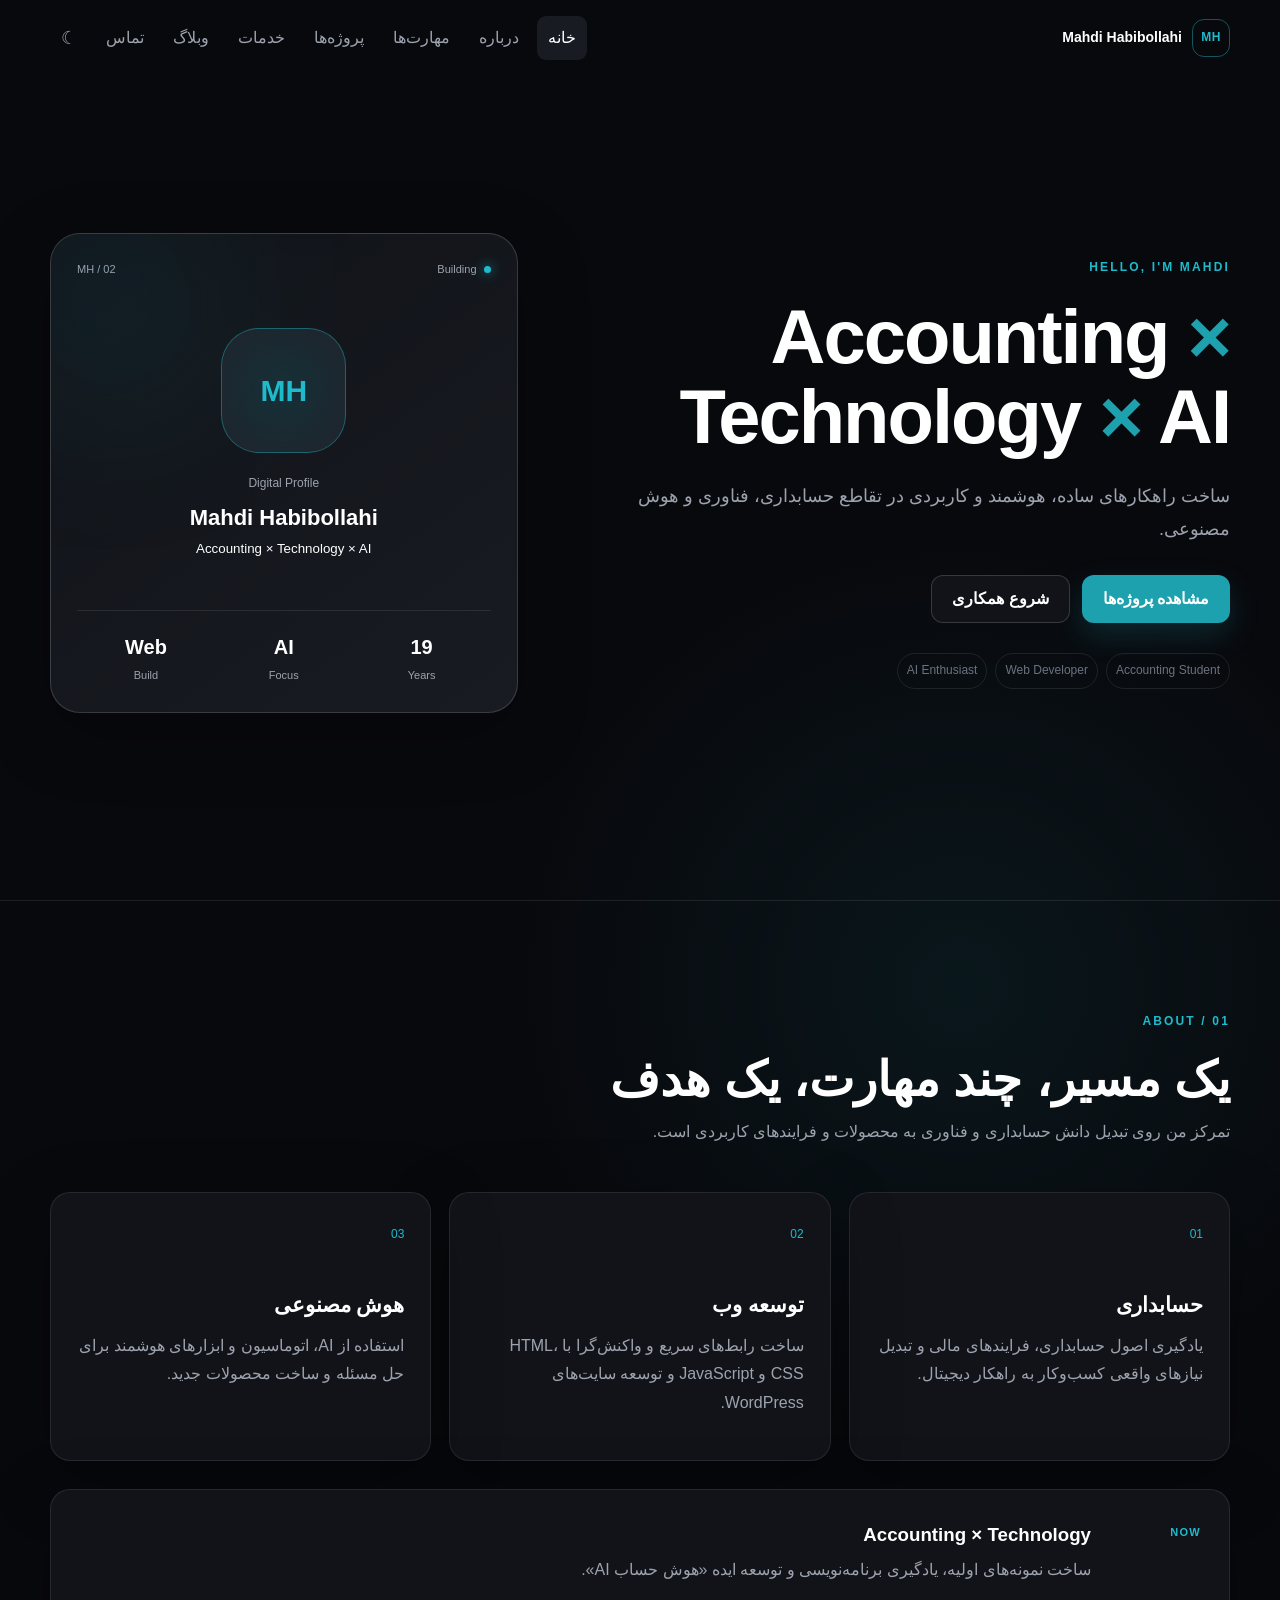
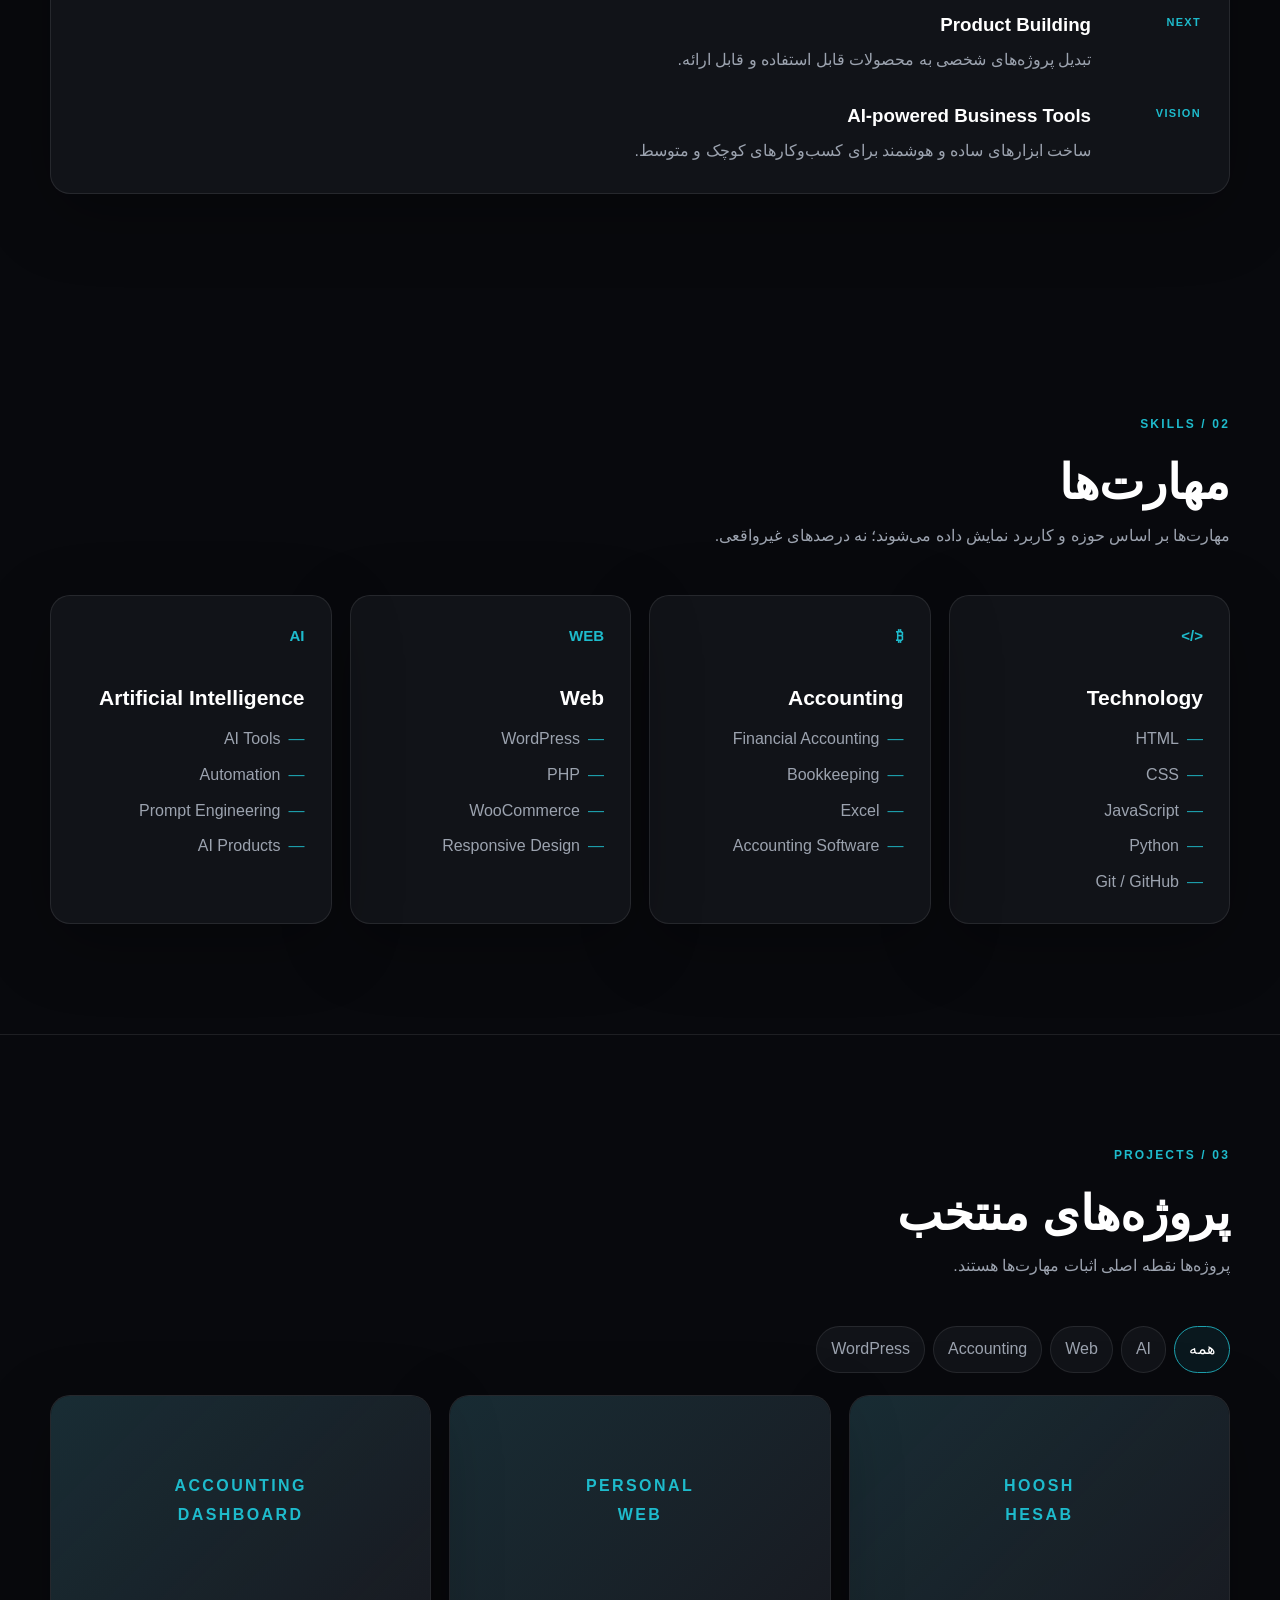
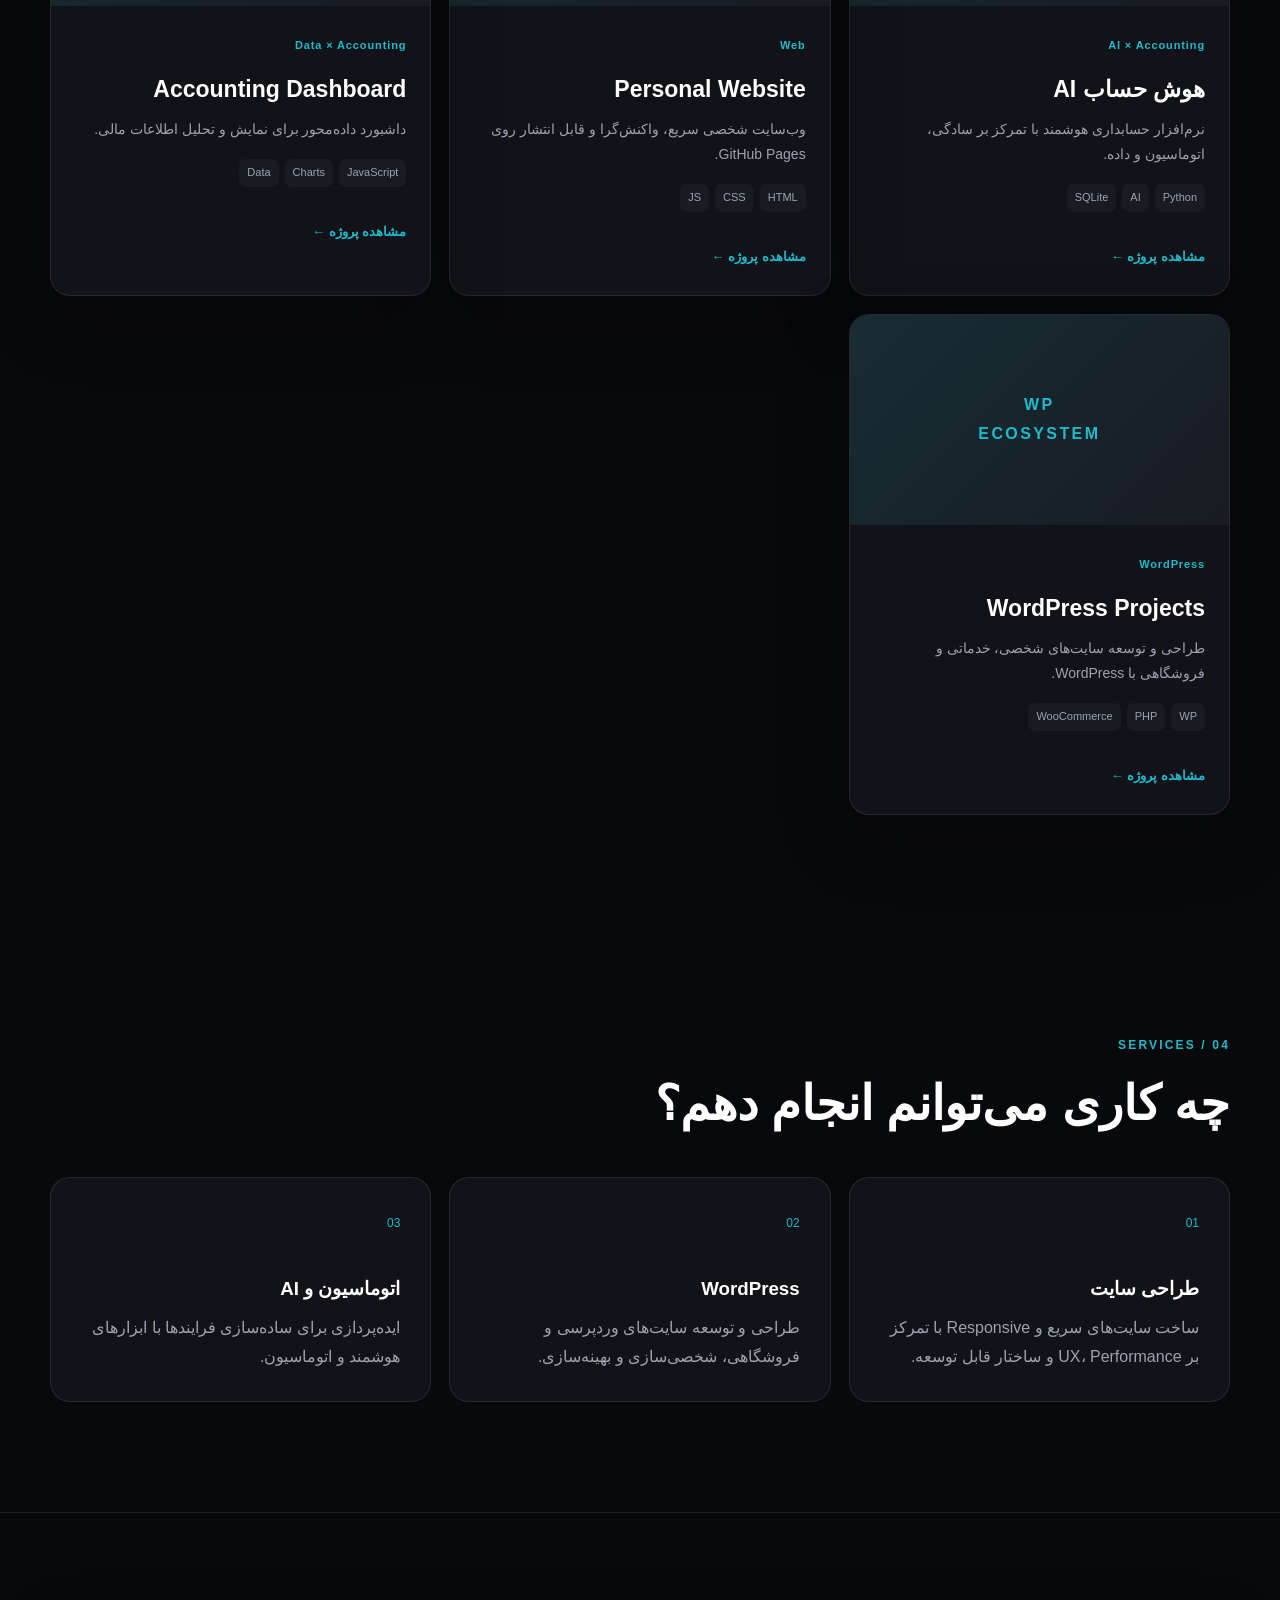
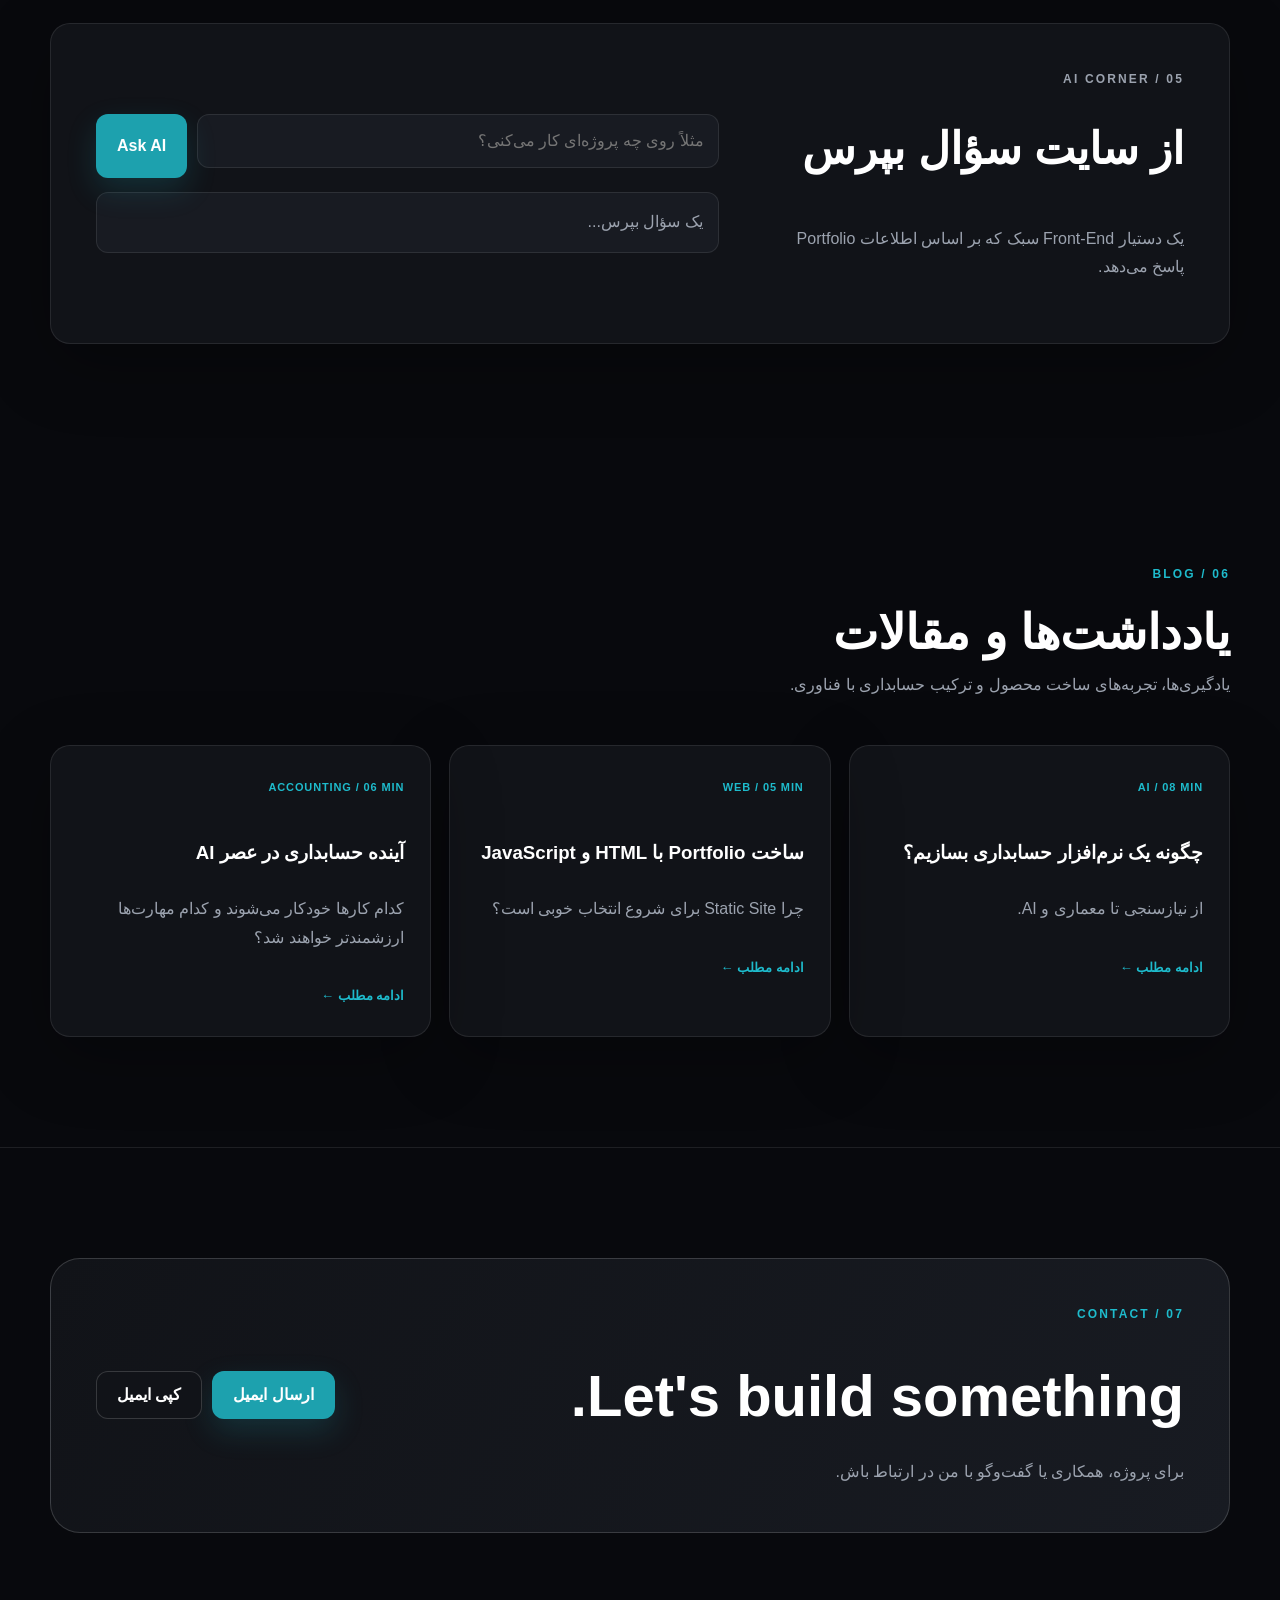
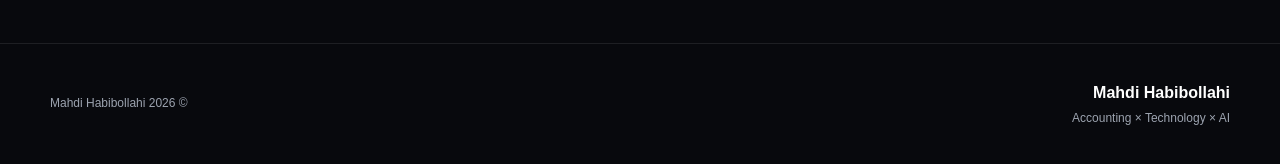
<file: index.html>
<!doctype html>
<html lang="fa" dir="rtl">
<head>
  <meta charset="utf-8">
  <meta name="viewport" content="width=device-width, initial-scale=1">
  <meta name="description" content="وب‌سایت شخصی مهدی حبیب‌اللهی؛ حسابداری، توسعه وب، وردپرس و هوش مصنوعی.">
  <meta name="author" content="Mahdi Habibollahi">
  <meta name="robots" content="index, follow">
  <meta name="theme-color" content="#08090d">
  <link rel="canonical" href="https://mahdi-habibollahi.github.io/">
  <meta property="og:type" content="website">
  <meta property="og:title" content="مهدی حبیب‌اللهی | Accounting × Technology × AI">
  <meta property="og:description" content="Portfolio شخصی مهدی حبیب‌اللهی در تقاطع حسابداری، فناوری و هوش مصنوعی.">
  <meta property="og:url" content="https://mahdi-habibollahi.github.io/">
  <meta property="og:site_name" content="Mahdi Habibollahi">
  <meta name="twitter:card" content="summary">
  <meta name="twitter:title" content="مهدی حبیب‌اللهی | Portfolio">
  <meta name="twitter:description" content="Accounting × Technology × AI">
  <link rel="manifest" href="manifest.webmanifest">
  <link rel="icon" href="favicon.svg" type="image/svg+xml">
  <link rel="stylesheet" href="css/variables.css">
  <link rel="stylesheet" href="css/reset.css">
  <link rel="stylesheet" href="css/style.css">
  <link rel="stylesheet" href="css/responsive.css">
  <script type="application/ld+json">
  {
    "@context":"https://schema.org",
    "@type":"Person",
    "name":"Mahdi Habibollahi",
    "url":"https://mahdi-habibollahi.github.io/",
    "jobTitle":"Accounting Student & Web/AI Builder",
    "knowsAbout":["Accounting","Web Development","Artificial Intelligence","WordPress"]
  }
  </script>
  <title>مهدی حبیب‌اللهی | Accounting × Technology × AI</title>
</head>
<body>
<a class="skip-link" href="#main">پرش به محتوای اصلی</a>
<header class="site-header" id="site-header">
  <nav class="nav container" aria-label="ناوبری اصلی">
    <a class="brand" href="index.html"><span class="brand-mark">MH</span><span class="brand-name">Mahdi Habibollahi</span></a>
    <button class="menu-toggle" type="button" aria-expanded="false" aria-controls="primary-menu"><span></span><span></span><span></span><span class="sr-only">باز کردن منو</span></button>
    <div class="nav-menu" id="primary-menu">
      <a class="nav-link active" href="#home">خانه</a>
      <a class="nav-link" href="#about">درباره</a>
      <a class="nav-link" href="#skills">مهارت‌ها</a>
      <a class="nav-link" href="#projects">پروژه‌ها</a>
      <a class="nav-link" href="#services">خدمات</a>
      <a class="nav-link" href="#blog">وبلاگ</a>
      <a class="nav-link" href="#contact">تماس</a>
      <button class="theme-toggle" type="button" aria-label="تغییر پوسته">☾</button>
    </div>
  </nav>
</header>

<main id="main">
<section class="hero section" id="home">
  <div class="container hero-grid">
    <div class="hero-copy reveal">
      <p class="eyebrow">HELLO, I'M MAHDI</p>
      <h1>Accounting <span>×</span> Technology <span>×</span> AI</h1>
      <p class="hero-text">ساخت راهکارهای ساده، هوشمند و کاربردی در تقاطع حسابداری، فناوری و هوش مصنوعی.</p>
      <div class="hero-actions"><a class="btn btn-primary" href="#projects">مشاهده پروژه‌ها</a><a class="btn btn-secondary" href="#contact">شروع همکاری</a></div>
      <div class="hero-meta"><span>Accounting Student</span><span>Web Developer</span><span>AI Enthusiast</span></div>
    </div>
    <div class="profile-card reveal">
      <div class="profile-glow"></div>
      <div class="profile-top"><span class="status"><i></i> Building</span><span>MH / 02</span></div>
      <div class="profile-center"><div class="avatar">MH</div><p>Digital Profile</p><h2>Mahdi Habibollahi</h2><small>Accounting × Technology × AI</small></div>
      <div class="profile-stats"><div><strong>19</strong><span>Years</span></div><div><strong>AI</strong><span>Focus</span></div><div><strong>Web</strong><span>Build</span></div></div>
    </div>
  </div>
</section>

<section class="section section-border" id="about">
  <div class="container">
    <div class="section-heading reveal"><p class="eyebrow">01 / ABOUT</p><h2>یک مسیر، چند مهارت، یک هدف</h2><p>تمرکز من روی تبدیل دانش حسابداری و فناوری به محصولات و فرایندهای کاربردی است.</p></div>
    <div class="about-grid">
      <article class="about-card glass reveal"><span class="card-number">01</span><h3>حسابداری</h3><p>یادگیری اصول حسابداری، فرایندهای مالی و تبدیل نیازهای واقعی کسب‌وکار به راهکار دیجیتال.</p></article>
      <article class="about-card glass reveal"><span class="card-number">02</span><h3>توسعه وب</h3><p>ساخت رابط‌های سریع و واکنش‌گرا با HTML، CSS و JavaScript و توسعه سایت‌های WordPress.</p></article>
      <article class="about-card glass reveal"><span class="card-number">03</span><h3>هوش مصنوعی</h3><p>استفاده از AI، اتوماسیون و ابزارهای هوشمند برای حل مسئله و ساخت محصولات جدید.</p></article>
    </div>
    <div class="timeline glass reveal">
      <div class="timeline-item"><span>NOW</span><div><h3>Accounting × Technology</h3><p>ساخت نمونه‌های اولیه، یادگیری برنامه‌نویسی و توسعه ایده «هوش حساب AI».</p></div></div>
      <div class="timeline-item"><span>NEXT</span><div><h3>Product Building</h3><p>تبدیل پروژه‌های شخصی به محصولات قابل استفاده و قابل ارائه.</p></div></div>
      <div class="timeline-item"><span>VISION</span><div><h3>AI-powered Business Tools</h3><p>ساخت ابزارهای ساده و هوشمند برای کسب‌وکارهای کوچک و متوسط.</p></div></div>
    </div>
  </div>
</section>

<section class="section" id="skills">
<div class="container">
<div class="section-heading reveal"><p class="eyebrow">02 / SKILLS</p><h2>مهارت‌ها</h2><p>مهارت‌ها بر اساس حوزه و کاربرد نمایش داده می‌شوند؛ نه درصدهای غیرواقعی.</p></div>
<div class="skills-grid">
<article class="skill-group glass reveal"><span class="skill-icon">&lt;/&gt;</span><h3>Technology</h3><ul><li>HTML</li><li>CSS</li><li>JavaScript</li><li>Python</li><li>Git / GitHub</li></ul></article>
<article class="skill-group glass reveal"><span class="skill-icon">₿</span><h3>Accounting</h3><ul><li>Financial Accounting</li><li>Bookkeeping</li><li>Excel</li><li>Accounting Software</li></ul></article>
<article class="skill-group glass reveal"><span class="skill-icon">WEB</span><h3>Web</h3><ul><li>WordPress</li><li>PHP</li><li>WooCommerce</li><li>Responsive Design</li></ul></article>
<article class="skill-group glass reveal"><span class="skill-icon">AI</span><h3>Artificial Intelligence</h3><ul><li>AI Tools</li><li>Automation</li><li>Prompt Engineering</li><li>AI Products</li></ul></article>
</div>
</div>
</section>

<section class="section section-border" id="projects">
<div class="container">
<div class="section-heading reveal"><p class="eyebrow">03 / PROJECTS</p><h2>پروژه‌های منتخب</h2><p>پروژه‌ها نقطه اصلی اثبات مهارت‌ها هستند.</p></div>
<div class="project-filters reveal" role="group" aria-label="فیلتر پروژه‌ها">
<button class="filter-btn active" data-filter="all">همه</button><button class="filter-btn" data-filter="ai">AI</button><button class="filter-btn" data-filter="web">Web</button><button class="filter-btn" data-filter="accounting">Accounting</button><button class="filter-btn" data-filter="wordpress">WordPress</button>
</div>
<div class="projects-grid">
<article class="project-card glass reveal" data-category="ai accounting"><div class="project-visual"><span>HOOSH<br>HESAB</span></div><div class="project-content"><span class="project-tag">AI × Accounting</span><h3>هوش حساب AI</h3><p>نرم‌افزار حسابداری هوشمند با تمرکز بر سادگی، اتوماسیون و داده.</p><div class="tech-list"><span>Python</span><span>AI</span><span>SQLite</span></div><a href="projects/hoosh-hesab.html" class="text-link">مشاهده پروژه ←</a></div></article>
<article class="project-card glass reveal" data-category="web"><div class="project-visual"><span>PERSONAL<br>WEB</span></div><div class="project-content"><span class="project-tag">Web</span><h3>Personal Website</h3><p>وب‌سایت شخصی سریع، واکنش‌گرا و قابل انتشار روی GitHub Pages.</p><div class="tech-list"><span>HTML</span><span>CSS</span><span>JS</span></div><a href="projects/personal-website.html" class="text-link">مشاهده پروژه ←</a></div></article>
<article class="project-card glass reveal" data-category="accounting web"><div class="project-visual"><span>ACCOUNTING<br>DASHBOARD</span></div><div class="project-content"><span class="project-tag">Data × Accounting</span><h3>Accounting Dashboard</h3><p>داشبورد داده‌محور برای نمایش و تحلیل اطلاعات مالی.</p><div class="tech-list"><span>JavaScript</span><span>Charts</span><span>Data</span></div><a href="projects/accounting-dashboard.html" class="text-link">مشاهده پروژه ←</a></div></article>
<article class="project-card glass reveal" data-category="wordpress web"><div class="project-visual"><span>WP<br>ECOSYSTEM</span></div><div class="project-content"><span class="project-tag">WordPress</span><h3>WordPress Projects</h3><p>طراحی و توسعه سایت‌های شخصی، خدماتی و فروشگاهی با WordPress.</p><div class="tech-list"><span>WP</span><span>PHP</span><span>WooCommerce</span></div><a href="projects/wordpress.html" class="text-link">مشاهده پروژه ←</a></div></article>
</div>
</div>
</section>

<section class="section" id="services">
<div class="container">
<div class="section-heading reveal"><p class="eyebrow">04 / SERVICES</p><h2>چه کاری می‌توانم انجام دهم؟</h2></div>
<div class="services-grid">
<article class="service-card reveal"><span>01</span><h3>طراحی سایت</h3><p>ساخت سایت‌های سریع و Responsive با تمرکز بر UX، Performance و ساختار قابل توسعه.</p></article>
<article class="service-card reveal"><span>02</span><h3>WordPress</h3><p>طراحی و توسعه سایت‌های وردپرسی و فروشگاهی، شخصی‌سازی و بهینه‌سازی.</p></article>
<article class="service-card reveal"><span>03</span><h3>اتوماسیون و AI</h3><p>ایده‌پردازی برای ساده‌سازی فرایندها با ابزارهای هوشمند و اتوماسیون.</p></article>
</div>
</div>
</section>

<section class="section ai-section section-border" id="ai">
<div class="container"><div class="ai-box glass reveal"><div><p class="eyebrow">05 / AI CORNER</p><h2>از سایت سؤال بپرس</h2><p>یک دستیار Front-End سبک که بر اساس اطلاعات Portfolio پاسخ می‌دهد.</p></div><div class="ai-demo"><div class="ai-input-row"><input id="ai-input" type="text" placeholder="مثلاً روی چه پروژه‌ای کار می‌کنی؟" aria-label="سؤال از AI"><button class="btn btn-primary" id="ai-ask" type="button">Ask AI</button></div><p id="ai-answer" class="ai-answer" aria-live="polite">یک سؤال بپرس...</p></div></div></div>
</section>

<section class="section" id="blog">
<div class="container">
<div class="section-heading reveal"><p class="eyebrow">06 / BLOG</p><h2>یادداشت‌ها و مقالات</h2><p>یادگیری‌ها، تجربه‌های ساخت محصول و ترکیب حسابداری با فناوری.</p></div>
<div class="blog-grid">
<article class="blog-card glass reveal"><span>AI / 08 MIN</span><h3>چگونه یک نرم‌افزار حسابداری بسازیم؟</h3><p>از نیازسنجی تا معماری و AI.</p><a href="blog/accounting-ai.html" class="text-link">ادامه مطلب ←</a></article>
<article class="blog-card glass reveal"><span>WEB / 05 MIN</span><h3>ساخت Portfolio با HTML و JavaScript</h3><p>چرا Static Site برای شروع انتخاب خوبی است؟</p><a href="blog/portfolio.html" class="text-link">ادامه مطلب ←</a></article>
<article class="blog-card glass reveal"><span>ACCOUNTING / 06 MIN</span><h3>آینده حسابداری در عصر AI</h3><p>کدام کارها خودکار می‌شوند و کدام مهارت‌ها ارزشمندتر خواهند شد؟</p><a href="blog/accounting-future.html" class="text-link">ادامه مطلب ←</a></article>
</div>
</div>
</section>

<section class="section contact-section section-border" id="contact">
<div class="container contact-box reveal">
<div><p class="eyebrow">07 / CONTACT</p><h2>Let's build something.</h2><p>برای پروژه، همکاری یا گفت‌وگو با من در ارتباط باش.</p></div>
<div class="contact-actions"><a class="btn btn-primary" href="mailto:hello@example.com">ارسال ایمیل</a><button class="btn btn-secondary" id="copy-email" data-email="hello@example.com">کپی ایمیل</button></div>
</div>
</section>
</main>

<footer class="footer"><div class="container footer-inner"><div><strong>Mahdi Habibollahi</strong><span>Accounting × Technology × AI</span></div><p>© <span id="year"></span> Mahdi Habibollahi</p></div></footer>
<script src="js/main.js" defer></script>
</body>
</html>
</file>
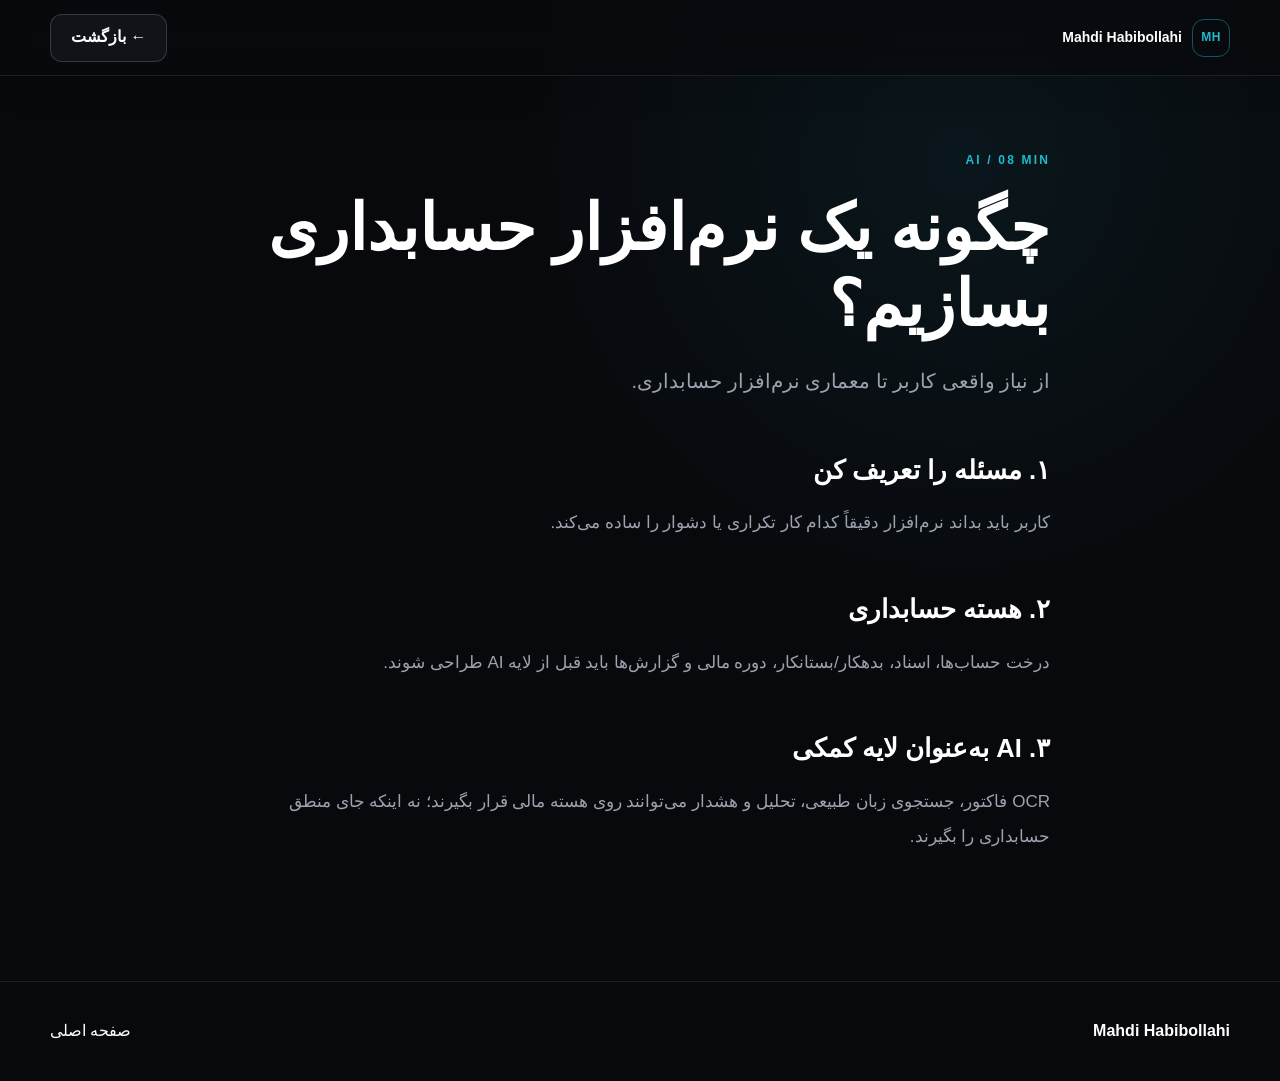
<file: blog/accounting-ai.html>
<!doctype html>
<html lang="fa" dir="rtl">
<head><meta charset="utf-8"><meta name="viewport" content="width=device-width, initial-scale=1"><meta name="description" content="ساخت محصول حسابداری فقط نوشتن چند فرم ثبت سند نیست. ابتدا باید جریان‌های واقعی کاربر، مدل داده، گزارش‌های مالی و نقاط اتوماسیون مشخص شوند."><meta name="robots" content="index, follow"><link rel="stylesheet" href="../css/variables.css"><link rel="stylesheet" href="../css/reset.css"><link rel="stylesheet" href="../css/style.css"><link rel="stylesheet" href="../css/responsive.css"><title>چگونه یک نرم‌افزار حسابداری بسازیم؟ | Mahdi Habibollahi</title></head>
<body><header class="site-header scrolled"><nav class="nav container"><a class="brand" href="../index.html"><span class="brand-mark">MH</span><span class="brand-name">Mahdi Habibollahi</span></a><a class="btn btn-secondary" href="../index.html">← بازگشت</a></nav></header>
<main><article class="section article-page"><div class="container article-wrap"><p class="eyebrow">AI / 08 MIN</p><h1>چگونه یک نرم‌افزار حسابداری بسازیم؟</h1><p class="article-lead">از نیاز واقعی کاربر تا معماری نرم‌افزار حسابداری.</p><div class="article-body"><h2>۱. مسئله را تعریف کن</h2><p>کاربر باید بداند نرم‌افزار دقیقاً کدام کار تکراری یا دشوار را ساده می‌کند.</p><h2>۲. هسته حسابداری</h2><p>درخت حساب‌ها، اسناد، بدهکار/بستانکار، دوره مالی و گزارش‌ها باید قبل از لایه AI طراحی شوند.</p><h2>۳. AI به‌عنوان لایه کمکی</h2><p>OCR فاکتور، جستجوی زبان طبیعی، تحلیل و هشدار می‌توانند روی هسته مالی قرار بگیرند؛ نه اینکه جای منطق حسابداری را بگیرند.</p></div></div></article></main><footer class="footer"><div class="container footer-inner"><strong>Mahdi Habibollahi</strong><a href="../index.html">صفحه اصلی</a></div></footer></body></html>
</file>
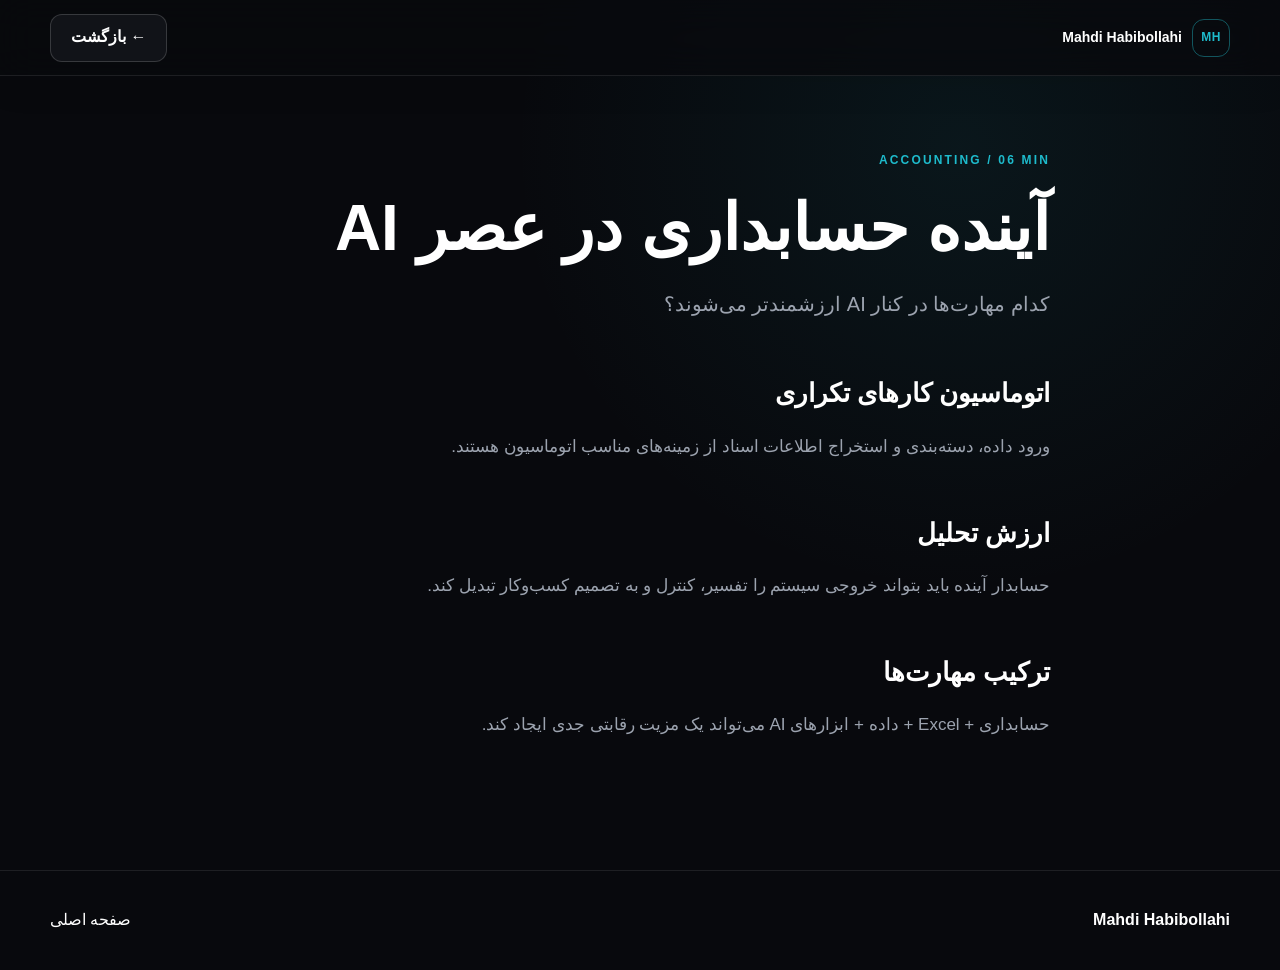
<file: blog/accounting-future.html>
<!doctype html>
<html lang="fa" dir="rtl">
<head><meta charset="utf-8"><meta name="viewport" content="width=device-width, initial-scale=1"><meta name="description" content="AI بخشی از کارهای تکراری را سریع‌تر می‌کند، اما درک فرایند مالی، کنترل، تحلیل و قضاوت حرفه‌ای همچنان اهمیت دارد."><meta name="robots" content="index, follow"><link rel="stylesheet" href="../css/variables.css"><link rel="stylesheet" href="../css/reset.css"><link rel="stylesheet" href="../css/style.css"><link rel="stylesheet" href="../css/responsive.css"><title>آینده حسابداری در عصر AI | Mahdi Habibollahi</title></head>
<body><header class="site-header scrolled"><nav class="nav container"><a class="brand" href="../index.html"><span class="brand-mark">MH</span><span class="brand-name">Mahdi Habibollahi</span></a><a class="btn btn-secondary" href="../index.html">← بازگشت</a></nav></header>
<main><article class="section article-page"><div class="container article-wrap"><p class="eyebrow">ACCOUNTING / 06 MIN</p><h1>آینده حسابداری در عصر AI</h1><p class="article-lead">کدام مهارت‌ها در کنار AI ارزشمندتر می‌شوند؟</p><div class="article-body"><h2>اتوماسیون کارهای تکراری</h2><p>ورود داده، دسته‌بندی و استخراج اطلاعات اسناد از زمینه‌های مناسب اتوماسیون هستند.</p><h2>ارزش تحلیل</h2><p>حسابدار آینده باید بتواند خروجی سیستم را تفسیر، کنترل و به تصمیم کسب‌وکار تبدیل کند.</p><h2>ترکیب مهارت‌ها</h2><p>حسابداری + Excel + داده + ابزارهای AI می‌تواند یک مزیت رقابتی جدی ایجاد کند.</p></div></div></article></main><footer class="footer"><div class="container footer-inner"><strong>Mahdi Habibollahi</strong><a href="../index.html">صفحه اصلی</a></div></footer></body></html>
</file>
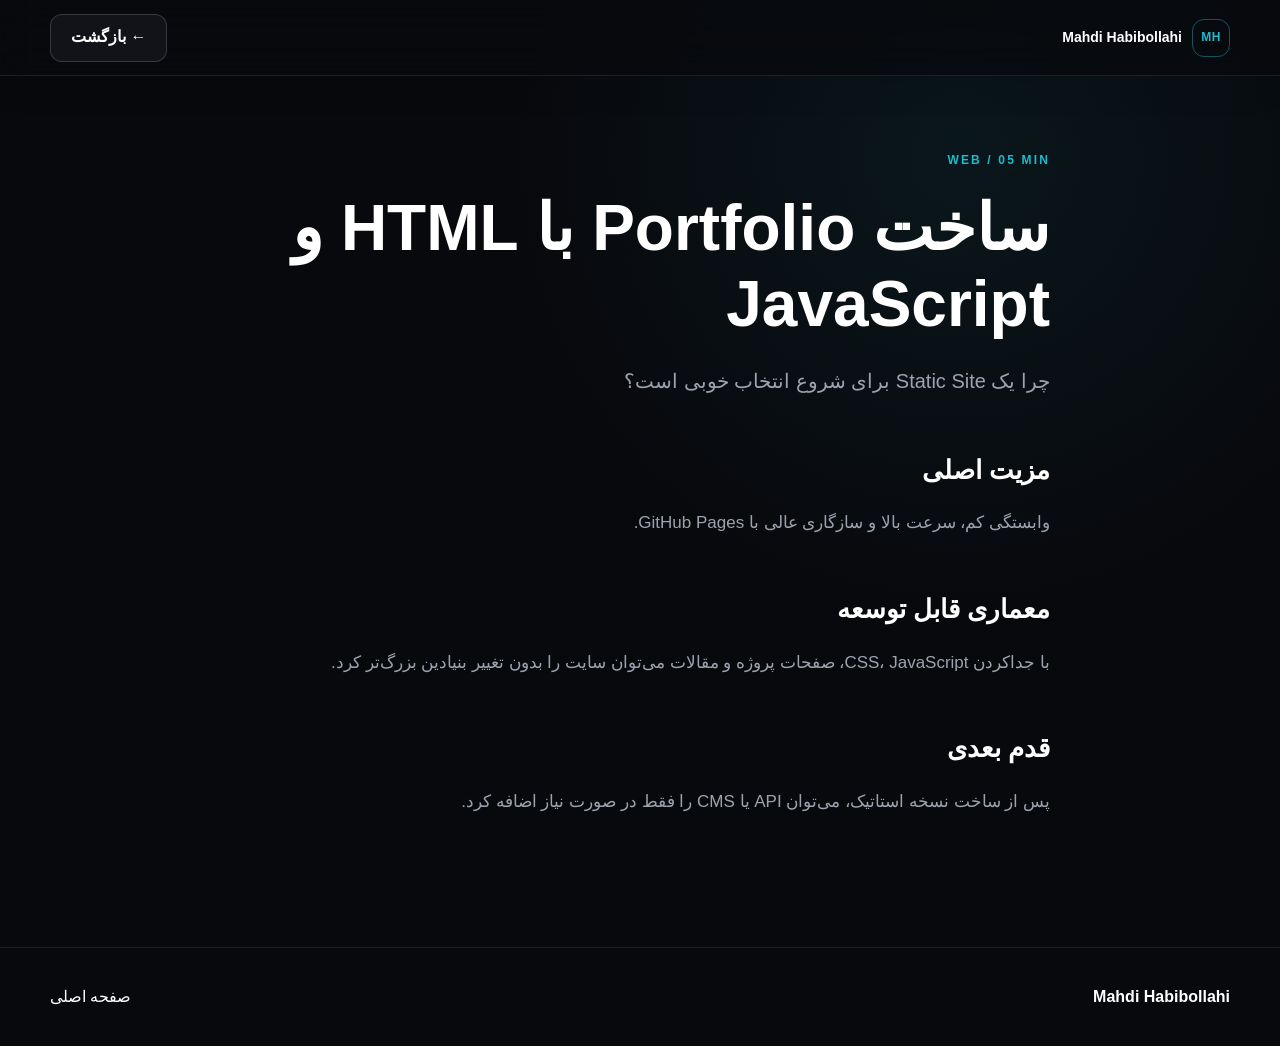
<file: blog/portfolio.html>
<!doctype html>
<html lang="fa" dir="rtl">
<head><meta charset="utf-8"><meta name="viewport" content="width=device-width, initial-scale=1"><meta name="description" content="برای یک Portfolio شخصی، سرعت، کنترل روی کد و امکان انتشار ارزان مهم است. HTML، CSS و JavaScript بدون Framework برای شروع کاملاً کافی هستند."><meta name="robots" content="index, follow"><link rel="stylesheet" href="../css/variables.css"><link rel="stylesheet" href="../css/reset.css"><link rel="stylesheet" href="../css/style.css"><link rel="stylesheet" href="../css/responsive.css"><title>ساخت Portfolio با HTML و JavaScript | Mahdi Habibollahi</title></head>
<body><header class="site-header scrolled"><nav class="nav container"><a class="brand" href="../index.html"><span class="brand-mark">MH</span><span class="brand-name">Mahdi Habibollahi</span></a><a class="btn btn-secondary" href="../index.html">← بازگشت</a></nav></header>
<main><article class="section article-page"><div class="container article-wrap"><p class="eyebrow">WEB / 05 MIN</p><h1>ساخت Portfolio با HTML و JavaScript</h1><p class="article-lead">چرا یک Static Site برای شروع انتخاب خوبی است؟</p><div class="article-body"><h2>مزیت اصلی</h2><p>وابستگی کم، سرعت بالا و سازگاری عالی با GitHub Pages.</p><h2>معماری قابل توسعه</h2><p>با جداکردن CSS، JavaScript، صفحات پروژه و مقالات می‌توان سایت را بدون تغییر بنیادین بزرگ‌تر کرد.</p><h2>قدم بعدی</h2><p>پس از ساخت نسخه استاتیک، می‌توان API یا CMS را فقط در صورت نیاز اضافه کرد.</p></div></div></article></main><footer class="footer"><div class="container footer-inner"><strong>Mahdi Habibollahi</strong><a href="../index.html">صفحه اصلی</a></div></footer></body></html>
</file>
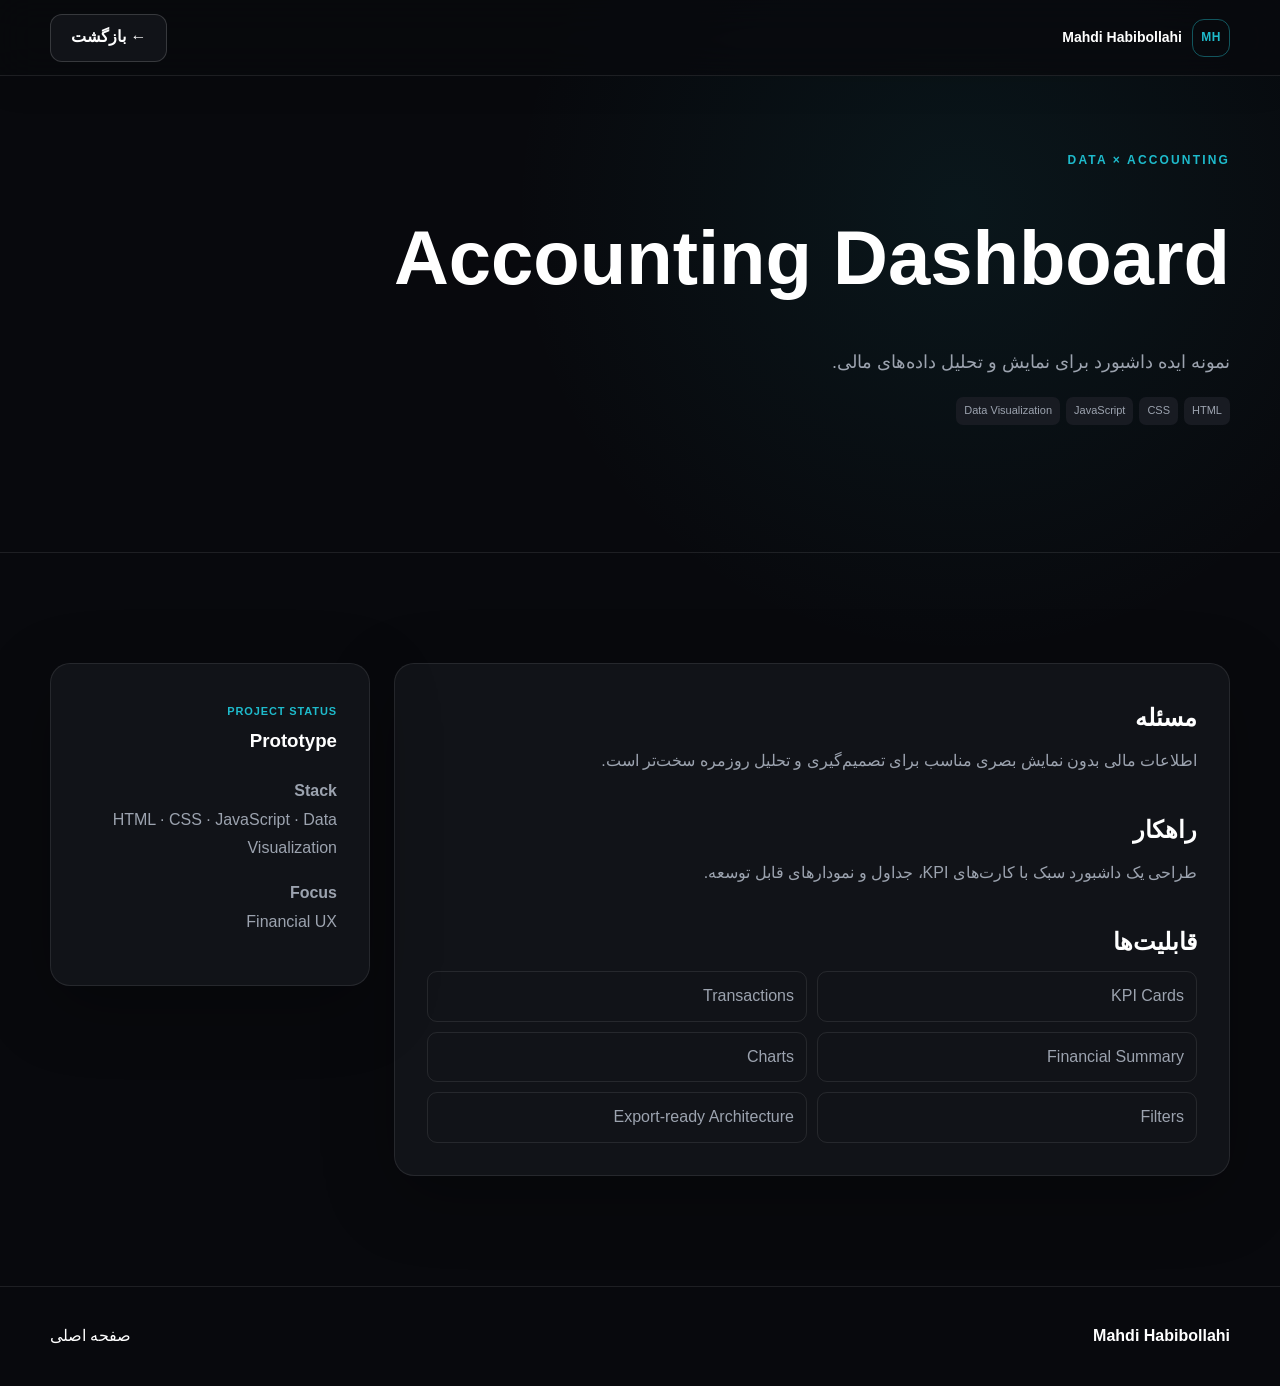
<file: projects/accounting-dashboard.html>
<!doctype html>
<html lang="fa" dir="rtl">
<head>
<meta charset="utf-8"><meta name="viewport" content="width=device-width, initial-scale=1">
<meta name="description" content="نمونه ایده داشبورد برای نمایش و تحلیل داده‌های مالی."><meta name="robots" content="index, follow">
<link rel="stylesheet" href="../css/variables.css"><link rel="stylesheet" href="../css/reset.css"><link rel="stylesheet" href="../css/style.css"><link rel="stylesheet" href="../css/responsive.css">
<title>Accounting Dashboard | Mahdi Habibollahi</title>
</head>
<body>
<header class="site-header scrolled"><nav class="nav container"><a class="brand" href="../index.html"><span class="brand-mark">MH</span><span class="brand-name">Mahdi Habibollahi</span></a><a class="btn btn-secondary nav-back" href="../index.html">← بازگشت</a></nav></header>
<main>
<section class="section project-detail-hero"><div class="container"><p class="eyebrow">DATA × ACCOUNTING</p><h1>Accounting Dashboard</h1><p class="hero-text">نمونه ایده داشبورد برای نمایش و تحلیل داده‌های مالی.</p><div class="tech-list"><span>HTML</span><span>CSS</span><span>JavaScript</span><span>Data Visualization</span></div></div></section>
<section class="section section-border"><div class="container detail-grid"><article class="detail-main glass"><h2>مسئله</h2><p>اطلاعات مالی بدون نمایش بصری مناسب برای تصمیم‌گیری و تحلیل روزمره سخت‌تر است.</p><h2>راهکار</h2><p>طراحی یک داشبورد سبک با کارت‌های KPI، جداول و نمودارهای قابل توسعه.</p><h2>قابلیت‌ها</h2><ul class="feature-list"><li>KPI Cards</li><li>Transactions</li><li>Financial Summary</li><li>Charts</li><li>Filters</li><li>Export-ready Architecture</li></ul></article><aside class="detail-side glass"><span class="project-tag">PROJECT STATUS</span><h3>Prototype</h3><p><strong>Stack</strong><br>HTML · CSS · JavaScript · Data Visualization</p><p><strong>Focus</strong><br>Financial UX</p></aside></div></section>
</main><footer class="footer"><div class="container footer-inner"><strong>Mahdi Habibollahi</strong><a href="../index.html">صفحه اصلی</a></div></footer>
</body></html>
</file>
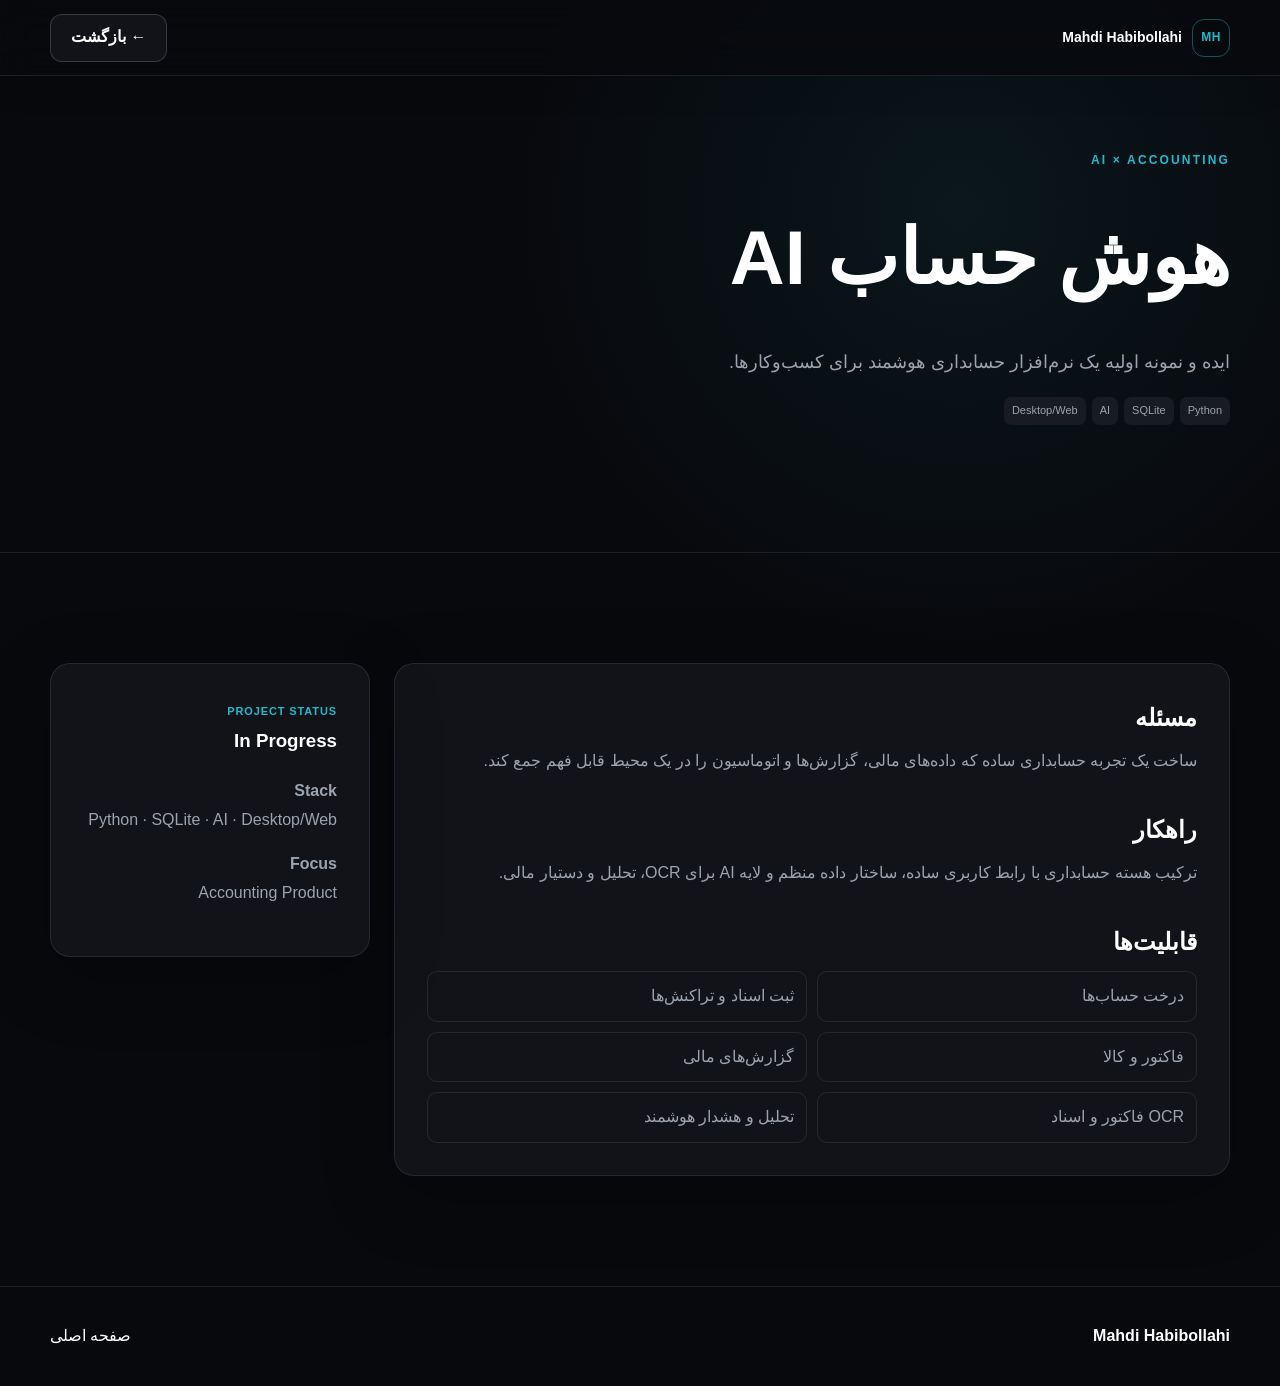
<file: projects/hoosh-hesab.html>
<!doctype html>
<html lang="fa" dir="rtl">
<head>
<meta charset="utf-8"><meta name="viewport" content="width=device-width, initial-scale=1">
<meta name="description" content="ایده و نمونه اولیه یک نرم‌افزار حسابداری هوشمند برای کسب‌وکارها."><meta name="robots" content="index, follow">
<link rel="stylesheet" href="../css/variables.css"><link rel="stylesheet" href="../css/reset.css"><link rel="stylesheet" href="../css/style.css"><link rel="stylesheet" href="../css/responsive.css">
<title>هوش حساب AI | Mahdi Habibollahi</title>
</head>
<body>
<header class="site-header scrolled"><nav class="nav container"><a class="brand" href="../index.html"><span class="brand-mark">MH</span><span class="brand-name">Mahdi Habibollahi</span></a><a class="btn btn-secondary nav-back" href="../index.html">← بازگشت</a></nav></header>
<main>
<section class="section project-detail-hero"><div class="container"><p class="eyebrow">AI × ACCOUNTING</p><h1>هوش حساب AI</h1><p class="hero-text">ایده و نمونه اولیه یک نرم‌افزار حسابداری هوشمند برای کسب‌وکارها.</p><div class="tech-list"><span>Python</span><span>SQLite</span><span>AI</span><span>Desktop/Web</span></div></div></section>
<section class="section section-border"><div class="container detail-grid"><article class="detail-main glass"><h2>مسئله</h2><p>ساخت یک تجربه حسابداری ساده که داده‌های مالی، گزارش‌ها و اتوماسیون را در یک محیط قابل فهم جمع کند.</p><h2>راهکار</h2><p>ترکیب هسته حسابداری با رابط کاربری ساده، ساختار داده منظم و لایه AI برای OCR، تحلیل و دستیار مالی.</p><h2>قابلیت‌ها</h2><ul class="feature-list"><li>درخت حساب‌ها</li><li>ثبت اسناد و تراکنش‌ها</li><li>فاکتور و کالا</li><li>گزارش‌های مالی</li><li>OCR فاکتور و اسناد</li><li>تحلیل و هشدار هوشمند</li></ul></article><aside class="detail-side glass"><span class="project-tag">PROJECT STATUS</span><h3>In Progress</h3><p><strong>Stack</strong><br>Python · SQLite · AI · Desktop/Web</p><p><strong>Focus</strong><br>Accounting Product</p></aside></div></section>
</main><footer class="footer"><div class="container footer-inner"><strong>Mahdi Habibollahi</strong><a href="../index.html">صفحه اصلی</a></div></footer>
</body></html>
</file>
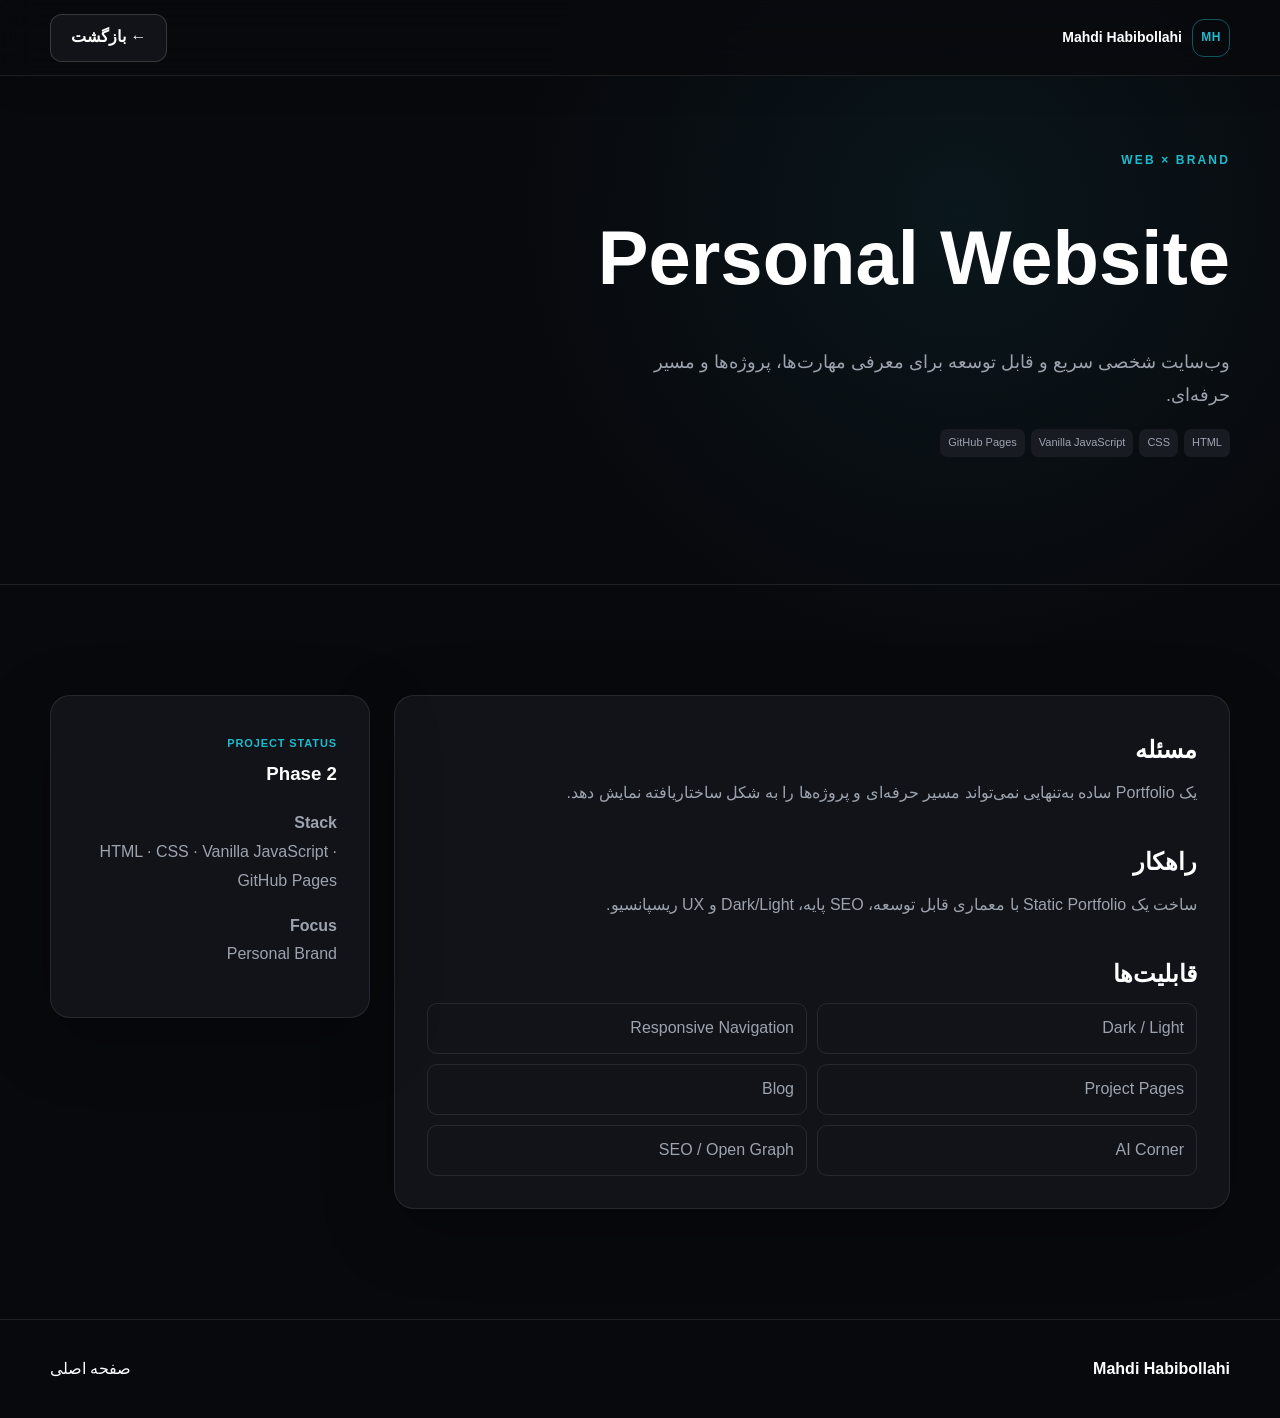
<file: projects/personal-website.html>
<!doctype html>
<html lang="fa" dir="rtl">
<head>
<meta charset="utf-8"><meta name="viewport" content="width=device-width, initial-scale=1">
<meta name="description" content="وب‌سایت شخصی سریع و قابل توسعه برای معرفی مهارت‌ها، پروژه‌ها و مسیر حرفه‌ای."><meta name="robots" content="index, follow">
<link rel="stylesheet" href="../css/variables.css"><link rel="stylesheet" href="../css/reset.css"><link rel="stylesheet" href="../css/style.css"><link rel="stylesheet" href="../css/responsive.css">
<title>Personal Website | Mahdi Habibollahi</title>
</head>
<body>
<header class="site-header scrolled"><nav class="nav container"><a class="brand" href="../index.html"><span class="brand-mark">MH</span><span class="brand-name">Mahdi Habibollahi</span></a><a class="btn btn-secondary nav-back" href="../index.html">← بازگشت</a></nav></header>
<main>
<section class="section project-detail-hero"><div class="container"><p class="eyebrow">WEB × BRAND</p><h1>Personal Website</h1><p class="hero-text">وب‌سایت شخصی سریع و قابل توسعه برای معرفی مهارت‌ها، پروژه‌ها و مسیر حرفه‌ای.</p><div class="tech-list"><span>HTML</span><span>CSS</span><span>Vanilla JavaScript</span><span>GitHub Pages</span></div></div></section>
<section class="section section-border"><div class="container detail-grid"><article class="detail-main glass"><h2>مسئله</h2><p>یک Portfolio ساده به‌تنهایی نمی‌تواند مسیر حرفه‌ای و پروژه‌ها را به شکل ساختاریافته نمایش دهد.</p><h2>راهکار</h2><p>ساخت یک Static Portfolio با معماری قابل توسعه، SEO پایه، Dark/Light و UX ریسپانسیو.</p><h2>قابلیت‌ها</h2><ul class="feature-list"><li>Dark / Light</li><li>Responsive Navigation</li><li>Project Pages</li><li>Blog</li><li>AI Corner</li><li>SEO / Open Graph</li></ul></article><aside class="detail-side glass"><span class="project-tag">PROJECT STATUS</span><h3>Phase 2</h3><p><strong>Stack</strong><br>HTML · CSS · Vanilla JavaScript · GitHub Pages</p><p><strong>Focus</strong><br>Personal Brand</p></aside></div></section>
</main><footer class="footer"><div class="container footer-inner"><strong>Mahdi Habibollahi</strong><a href="../index.html">صفحه اصلی</a></div></footer>
</body></html>
</file>
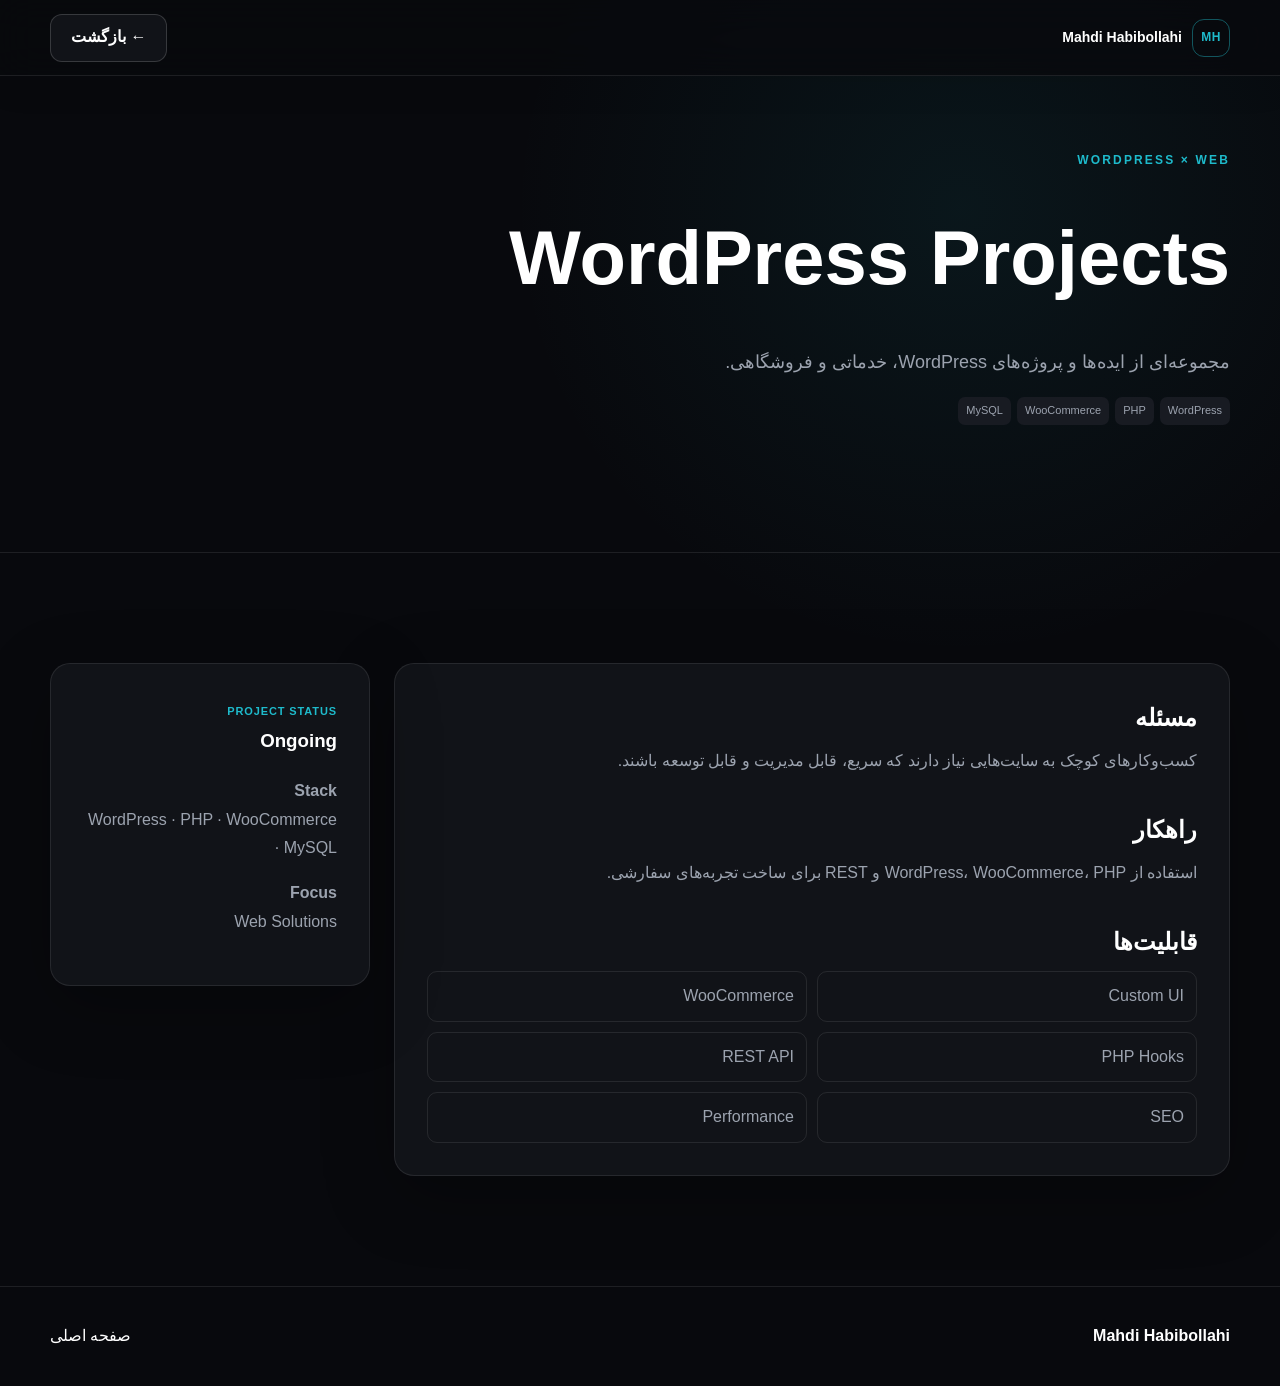
<file: projects/wordpress.html>
<!doctype html>
<html lang="fa" dir="rtl">
<head>
<meta charset="utf-8"><meta name="viewport" content="width=device-width, initial-scale=1">
<meta name="description" content="مجموعه‌ای از ایده‌ها و پروژه‌های WordPress، خدماتی و فروشگاهی."><meta name="robots" content="index, follow">
<link rel="stylesheet" href="../css/variables.css"><link rel="stylesheet" href="../css/reset.css"><link rel="stylesheet" href="../css/style.css"><link rel="stylesheet" href="../css/responsive.css">
<title>WordPress Projects | Mahdi Habibollahi</title>
</head>
<body>
<header class="site-header scrolled"><nav class="nav container"><a class="brand" href="../index.html"><span class="brand-mark">MH</span><span class="brand-name">Mahdi Habibollahi</span></a><a class="btn btn-secondary nav-back" href="../index.html">← بازگشت</a></nav></header>
<main>
<section class="section project-detail-hero"><div class="container"><p class="eyebrow">WORDPRESS × WEB</p><h1>WordPress Projects</h1><p class="hero-text">مجموعه‌ای از ایده‌ها و پروژه‌های WordPress، خدماتی و فروشگاهی.</p><div class="tech-list"><span>WordPress</span><span>PHP</span><span>WooCommerce</span><span>MySQL</span></div></div></section>
<section class="section section-border"><div class="container detail-grid"><article class="detail-main glass"><h2>مسئله</h2><p>کسب‌وکارهای کوچک به سایت‌هایی نیاز دارند که سریع، قابل مدیریت و قابل توسعه باشند.</p><h2>راهکار</h2><p>استفاده از WordPress، WooCommerce، PHP و REST برای ساخت تجربه‌های سفارشی.</p><h2>قابلیت‌ها</h2><ul class="feature-list"><li>Custom UI</li><li>WooCommerce</li><li>PHP Hooks</li><li>REST API</li><li>SEO</li><li>Performance</li></ul></article><aside class="detail-side glass"><span class="project-tag">PROJECT STATUS</span><h3>Ongoing</h3><p><strong>Stack</strong><br>WordPress · PHP · WooCommerce · MySQL</p><p><strong>Focus</strong><br>Web Solutions</p></aside></div></section>
</main><footer class="footer"><div class="container footer-inner"><strong>Mahdi Habibollahi</strong><a href="../index.html">صفحه اصلی</a></div></footer>
</body></html>
</file>
<file: css/variables.css>
:root {
  --bg: #08090d;
  --surface: #111318;
  --surface-2: #181b22;
  --surface-3: #20242d;
  --text: #ffffff;
  --muted: #9ca3af;
  --muted-2: #6b7280;
  --primary: #1da1ae;
  --primary-light: #1ebbcc;
  --border: rgba(255,255,255,.09);
  --border-strong: rgba(255,255,255,.16);
  --shadow: 0 20px 70px rgba(0,0,0,.28);
  --radius-sm: 12px;
  --radius-md: 20px;
  --radius-lg: 30px;
  --container: 1180px;
  --header-h: 76px;
  --ease: cubic-bezier(.2,.7,.2,1);
}

[data-theme="light"] {
  --bg: #f7f9fa;
  --surface: #ffffff;
  --surface-2: #eef3f4;
  --surface-3: #e5ebed;
  --text: #101418;
  --muted: #59636b;
  --muted-2: #737d84;
  --border: rgba(16,20,24,.09);
  --border-strong: rgba(16,20,24,.16);
  --shadow: 0 20px 60px rgba(16,20,24,.10);
}
</file>
<file: css/style.css>
:root { color-scheme: dark; }
[data-theme="light"] { color-scheme: light; }

body {
  background:
    radial-gradient(circle at 75% 15%, rgba(29,161,174,.09), transparent 28rem),
    var(--bg);
}

.container {
  width: min(calc(100% - 40px), var(--container));
  margin-inline: auto;
}

.section { padding: 110px 0; }
.section-border { border-top: 1px solid var(--border); }

.site-header {
  position: fixed;
  inset: 0 0 auto;
  height: var(--header-h);
  z-index: 100;
  transition: .35s var(--ease);
}
.site-header.scrolled {
  background: color-mix(in srgb, var(--bg) 78%, transparent);
  backdrop-filter: blur(18px);
  border-bottom: 1px solid var(--border);
  box-shadow: 0 10px 35px rgba(0,0,0,.08);
}

.nav {
  height: 100%;
  display: flex;
  align-items: center;
  justify-content: space-between;
  gap: 30px;
}

.brand { display: flex; align-items: center; gap: 10px; font-weight: 700; }
.brand-mark {
  width: 38px; height: 38px; display: grid; place-items: center;
  border: 1px solid rgba(29,161,174,.5); border-radius: 12px;
  color: var(--primary-light); font-size: 12px; letter-spacing: .5px;
}
.brand-name { font-size: 14px; }

.nav-menu { display: flex; align-items: center; gap: 7px; }
.nav-link, .theme-toggle {
  border: 0; background: transparent; color: var(--muted);
  padding: 8px 11px; border-radius: 9px; transition: .25s;
}
.nav-link:hover, .nav-link.active, .theme-toggle:hover {
  color: var(--text); background: var(--surface-2);
}
.theme-toggle { font-size: 18px; }

.menu-toggle {
  display: none; width: 42px; height: 42px; border: 1px solid var(--border);
  background: var(--surface); border-radius: 12px; padding: 9px;
}
.menu-toggle span:not(.sr-only) {
  display: block; height: 2px; margin: 4px 0; background: var(--text); border-radius: 2px;
}

.hero { min-height: 100svh; padding-top: calc(var(--header-h) + 80px); display: grid; align-items: center; }
.hero-grid { display: grid; grid-template-columns: 1.15fr .85fr; gap: 80px; align-items: center; }
.eyebrow {
  color: var(--primary-light); font-size: 12px; font-weight: 800;
  letter-spacing: .18em; margin-bottom: 18px;
}
.hero h1 { max-width: 760px; margin-bottom: 24px; font-size: clamp(42px, 7vw, 76px); line-height: 1.05; letter-spacing: -2px; }
.hero h1 span { color: var(--primary); }
.hero-text { max-width: 620px; color: var(--muted); font-size: 18px; }
.hero-actions { display: flex; gap: 12px; flex-wrap: wrap; margin: 30px 0; }

.btn {
  min-height: 48px; display: inline-flex; align-items: center; justify-content: center;
  padding: 0 20px; border-radius: 12px; border: 1px solid transparent;
  transition: transform .25s var(--ease), box-shadow .25s, background .25s;
  font-weight: 700;
}
.btn:hover { transform: translateY(-2px); }
.btn-primary { background: var(--primary); color: #fff; box-shadow: 0 12px 30px rgba(29,161,174,.2); }
.btn-primary:hover { background: var(--primary-light); }
.btn-secondary { border-color: var(--border-strong); background: var(--surface); }

.hero-meta { display: flex; flex-wrap: wrap; gap: 8px; color: var(--muted-2); font-size: 12px; }
.hero-meta span { padding: 6px 9px; border: 1px solid var(--border); border-radius: 999px; }

.profile-card {
  position: relative; min-height: 480px; overflow: hidden;
  padding: 26px; border: 1px solid var(--border-strong);
  border-radius: var(--radius-lg); background: linear-gradient(145deg, var(--surface), var(--surface-2));
  box-shadow: var(--shadow);
  transform: perspective(1000px) rotateY(-4deg);
  transition: transform .5s var(--ease);
}
.profile-card:hover { transform: perspective(1000px) rotateY(0) translateY(-5px); }
.profile-glow {
  position: absolute; width: 220px; height: 220px; border-radius: 50%;
  background: var(--primary); filter: blur(90px); opacity: .13; left: -50px; top: -40px;
}
.profile-top { display: flex; justify-content: space-between; color: var(--muted); font-size: 11px; }
.status { display: flex; align-items: center; gap: 7px; }
.status i { width: 7px; height: 7px; border-radius: 50%; background: var(--primary-light); box-shadow: 0 0 12px var(--primary); }
.profile-center { min-height: 330px; display: grid; place-content: center; text-align: center; position: relative; }
.avatar {
  width: 125px; height: 125px; margin: 0 auto 20px; display: grid; place-items: center;
  border-radius: 38px; border: 1px solid rgba(29,161,174,.5);
  background: radial-gradient(circle, rgba(29,161,174,.18), var(--surface-3));
  color: var(--primary-light); font-size: 30px; font-weight: 800;
}
.profile-center p { color: var(--muted); font-size: 12px; margin-bottom: 3px; }
.profile-center h2 { margin: 0; font-size: 22px; }
.profile-stats { display: grid; grid-template-columns: repeat(3,1fr); border-top: 1px solid var(--border); padding-top: 18px; text-align: center; }
.profile-stats div { display: grid; gap: 1px; }
.profile-stats strong { font-size: 20px; }
.profile-stats span { color: var(--muted); font-size: 11px; }

.section-heading { max-width: 700px; margin-bottom: 45px; }
.section-heading h2 { margin-bottom: 10px; font-size: clamp(30px, 4vw, 48px); line-height: 1.2; }
.section-heading > p:last-child { color: var(--muted); }

.about-grid, .skills-grid, .projects-grid, .services-grid, .blog-grid {
  display: grid; gap: 18px;
}
.about-grid { grid-template-columns: repeat(3, 1fr); }
.skills-grid { grid-template-columns: repeat(4, 1fr); }
.projects-grid { grid-template-columns: repeat(3, 1fr); }
.services-grid, .blog-grid { grid-template-columns: repeat(3, 1fr); }

.glass {
  background: color-mix(in srgb, var(--surface) 88%, transparent);
  border: 1px solid var(--border);
  border-radius: var(--radius-md);
}

.about-card, .skill-group, .project-card, .blog-card { padding: 26px; }
.about-card { min-height: 230px; }
.card-number { color: var(--primary-light); font-size: 12px; }
.about-card h3, .skill-group h3 { margin: 38px 0 8px; font-size: 21px; }
.about-card p, .skill-group li, .blog-card { color: var(--muted); }

.skill-icon { color: var(--primary-light); font-size: 15px; font-weight: 800; }
.skill-group h3 { margin-top: 28px; }
.skill-group ul { display: grid; gap: 7px; }
.skill-group li::before { content: "—"; color: var(--primary); margin-left: 8px; }

.project-filters { display: flex; gap: 8px; flex-wrap: wrap; margin-bottom: 25px; }
.filter-btn {
  padding: 8px 14px; border: 1px solid var(--border); border-radius: 999px;
  background: transparent; color: var(--muted); transition: .25s;
}
.filter-btn:hover, .filter-btn.active { background: var(--primary); color: #fff; border-color: var(--primary); }

.project-card { overflow: hidden; padding: 0; transition: transform .3s var(--ease), border-color .3s; }
.project-card:hover { transform: translateY(-6px); border-color: rgba(29,161,174,.35); }
.project-card.is-hidden { display: none; }
.project-visual {
  min-height: 210px; display: grid; place-items: center; text-align: center;
  background:
    linear-gradient(135deg, rgba(29,161,174,.13), transparent),
    var(--surface-2);
  color: var(--primary-light); font-weight: 900; letter-spacing: .15em;
}
.project-content { padding: 24px; }
.project-tag, .blog-card > span { color: var(--primary-light); font-size: 11px; font-weight: 800; letter-spacing: .08em; }
.project-content h3 { margin: 10px 0 7px; font-size: 23px; }
.project-content p { color: var(--muted); font-size: 14px; }
.tech-list { display: flex; flex-wrap: wrap; gap: 6px; margin: 17px 0; }
.tech-list span { padding: 4px 8px; border-radius: 7px; background: var(--surface-2); color: var(--muted); font-size: 11px; }
.text-link { color: var(--text); font-weight: 700; font-size: 13px; }
.text-link:hover { color: var(--primary-light); }

.service-card {
  padding: 30px; border: 1px solid var(--border); border-radius: var(--radius-md);
  background: var(--surface); transition: .3s;
}
.service-card:hover { border-color: rgba(29,161,174,.4); transform: translateY(-4px); }
.service-card span { color: var(--primary-light); font-size: 12px; }
.service-card h3 { margin: 35px 0 8px; }
.service-card p { margin: 0; color: var(--muted); }

.ai-box {
  display: grid; grid-template-columns: .8fr 1.2fr; gap: 50px;
  padding: 45px; border-color: rgba(29,161,174,.2);
}
.ai-box h2 { font-size: clamp(30px, 4vw, 44px); }
.ai-box p { color: var(--muted); }
.ai-demo { align-self: center; }
.ai-demo input {
  width: 100%; height: 54px; margin-bottom: 10px; padding: 0 16px;
  border: 1px solid var(--border-strong); border-radius: 12px;
  background: var(--surface-2); color: var(--text); outline: none;
}
.ai-demo input:focus { border-color: var(--primary); }
.ai-answer { min-height: 60px; padding: 15px; border: 1px solid var(--border); border-radius: 12px; background: var(--surface-2); }

.blog-card { min-height: 220px; }
.blog-card h3 { margin: 35px 0 25px; color: var(--text); }

.contact-box {
  display: flex; align-items: center; justify-content: space-between; gap: 30px;
  padding: 45px; border: 1px solid var(--border-strong); border-radius: var(--radius-lg);
  background: linear-gradient(120deg, var(--surface), var(--surface-2));
}
.contact-box h2 { font-size: clamp(34px, 5vw, 58px); margin-bottom: 10px; }
.contact-box p:last-child { margin: 0; color: var(--muted); }

.footer { padding: 35px 0; border-top: 1px solid var(--border); }
.footer-inner { display: flex; justify-content: space-between; align-items: center; gap: 20px; }
.footer-inner div { display: grid; }
.footer-inner span, .footer-inner p { color: var(--muted); font-size: 12px; margin: 0; }

.reveal { opacity: 0; transform: translateY(20px); transition: opacity .7s var(--ease), transform .7s var(--ease); }
.reveal.visible { opacity: 1; transform: translateY(0); }

@media (prefers-reduced-motion: reduce) {
  *, *::before, *::after { scroll-behavior: auto !important; animation-duration: .01ms !important; transition-duration: .01ms !important; }
}


/* Phase 2 */
.glass{background:var(--surface);border:1px solid var(--border);box-shadow:var(--shadow)}
.timeline{margin-top:28px;padding:28px;border-radius:var(--radius-md);display:grid;gap:24px}
.timeline-item{display:grid;grid-template-columns:90px 1fr;gap:20px;align-items:start}
.timeline-item>span{font-size:11px;color:var(--primary-light);font-weight:800;letter-spacing:.12em;padding-top:5px}
.timeline-item h3{margin-bottom:4px}.timeline-item p{color:var(--muted);margin:0}
.project-card.is-hidden{display:none}
.filter-btn{border:1px solid var(--border);background:var(--surface);color:var(--muted);padding:8px 14px;border-radius:999px;transition:.2s}
.filter-btn:hover,.filter-btn.active{color:var(--text);border-color:var(--primary);background:rgba(29,161,174,.1)}
.project-filters{display:flex;gap:8px;flex-wrap:wrap;margin-bottom:22px}
.text-link{color:var(--primary-light);font-weight:700;display:inline-flex;gap:7px;margin-top:16px}
.contact-actions{display:flex;gap:10px;flex-wrap:wrap}
.ai-input-row{display:flex;gap:10px}
.ai-input-row input{flex:1;min-width:0;border:1px solid var(--border);background:var(--surface-2);color:var(--text);border-radius:12px;padding:12px 14px;outline:none}
.ai-input-row input:focus{border-color:var(--primary)}
.ai-answer{margin:14px 0 0;color:var(--muted);min-height:30px}
.project-detail-hero{padding-top:150px}
.project-detail-hero h1{font-size:clamp(42px,7vw,76px);margin-bottom:20px}
.detail-grid{display:grid;grid-template-columns:1fr 320px;gap:24px}
.detail-main,.detail-side{border-radius:var(--radius-md);padding:32px}
.detail-main h2{margin-top:0;margin-bottom:8px}.detail-main h2:not(:first-child){margin-top:32px}
.detail-main p,.detail-side p{color:var(--muted)}
.feature-list{display:grid;grid-template-columns:1fr 1fr;gap:10px}
.feature-list li{padding:10px 12px;border:1px solid var(--border);border-radius:10px;color:var(--muted)}
.detail-side{height:max-content;position:sticky;top:100px}
.nav-back{margin-right:auto}
.article-page{padding-top:150px}
.article-wrap{max-width:820px}
.article-wrap h1{font-size:clamp(38px,6vw,64px);line-height:1.2;margin-bottom:20px}
.article-lead{font-size:20px;color:var(--muted);margin-bottom:45px}
.article-body{font-size:17px;line-height:2.05}
.article-body h2{margin-top:42px;margin-bottom:10px}
.article-body p{color:var(--muted)}
@media(max-width:800px){.detail-grid{grid-template-columns:1fr}.detail-side{position:static}.feature-list{grid-template-columns:1fr}.ai-input-row{flex-direction:column}.ai-input-row .btn{width:100%}}
</file>
<file: css/responsive.css>
@media (max-width: 1050px) {
  .hero-grid { grid-template-columns: 1fr 1fr; gap: 40px; }
  .skills-grid { grid-template-columns: repeat(2, 1fr); }
  .projects-grid { grid-template-columns: repeat(2, 1fr); }
}

@media (max-width: 800px) {
  .container { width: min(calc(100% - 28px), var(--container)); }
  .section { padding: 80px 0; }

  .menu-toggle { display: block; }
  .nav-menu {
    position: absolute; top: calc(100% + 8px); right: 14px; left: 14px;
    display: grid; gap: 4px; padding: 10px; border: 1px solid var(--border);
    border-radius: 16px; background: color-mix(in srgb, var(--surface) 94%, transparent);
    backdrop-filter: blur(18px); box-shadow: var(--shadow);
    opacity: 0; visibility: hidden; transform: translateY(-8px); transition: .25s var(--ease);
  }
  .nav-menu.open { opacity: 1; visibility: visible; transform: translateY(0); }
  .nav-link, .theme-toggle { width: 100%; text-align: right; padding: 11px 13px; }

  .hero { padding-top: calc(var(--header-h) + 45px); }
  .hero-grid { grid-template-columns: 1fr; }
  .profile-card { min-height: 390px; transform: none; }
  .profile-card:hover { transform: translateY(-3px); }
  .profile-center { min-height: 245px; }
  .about-grid, .services-grid, .blog-grid { grid-template-columns: 1fr; }
  .skills-grid { grid-template-columns: 1fr 1fr; }
  .ai-box { grid-template-columns: 1fr; padding: 30px; }
  .contact-box { align-items: flex-start; flex-direction: column; padding: 30px; }
}

@media (max-width: 560px) {
  .brand-name { display: none; }
  .hero h1 { letter-spacing: -1.2px; }
  .hero-text { font-size: 16px; }
  .hero-actions .btn { width: 100%; }
  .skills-grid, .projects-grid { grid-template-columns: 1fr; }
  .project-visual { min-height: 180px; }
  .footer-inner { align-items: flex-start; flex-direction: column; }
}

@media (max-width:560px){.timeline-item{grid-template-columns:1fr;gap:4px}.detail-main,.detail-side{padding:22px}.project-detail-hero,.article-page{padding-top:125px}}
</file>
